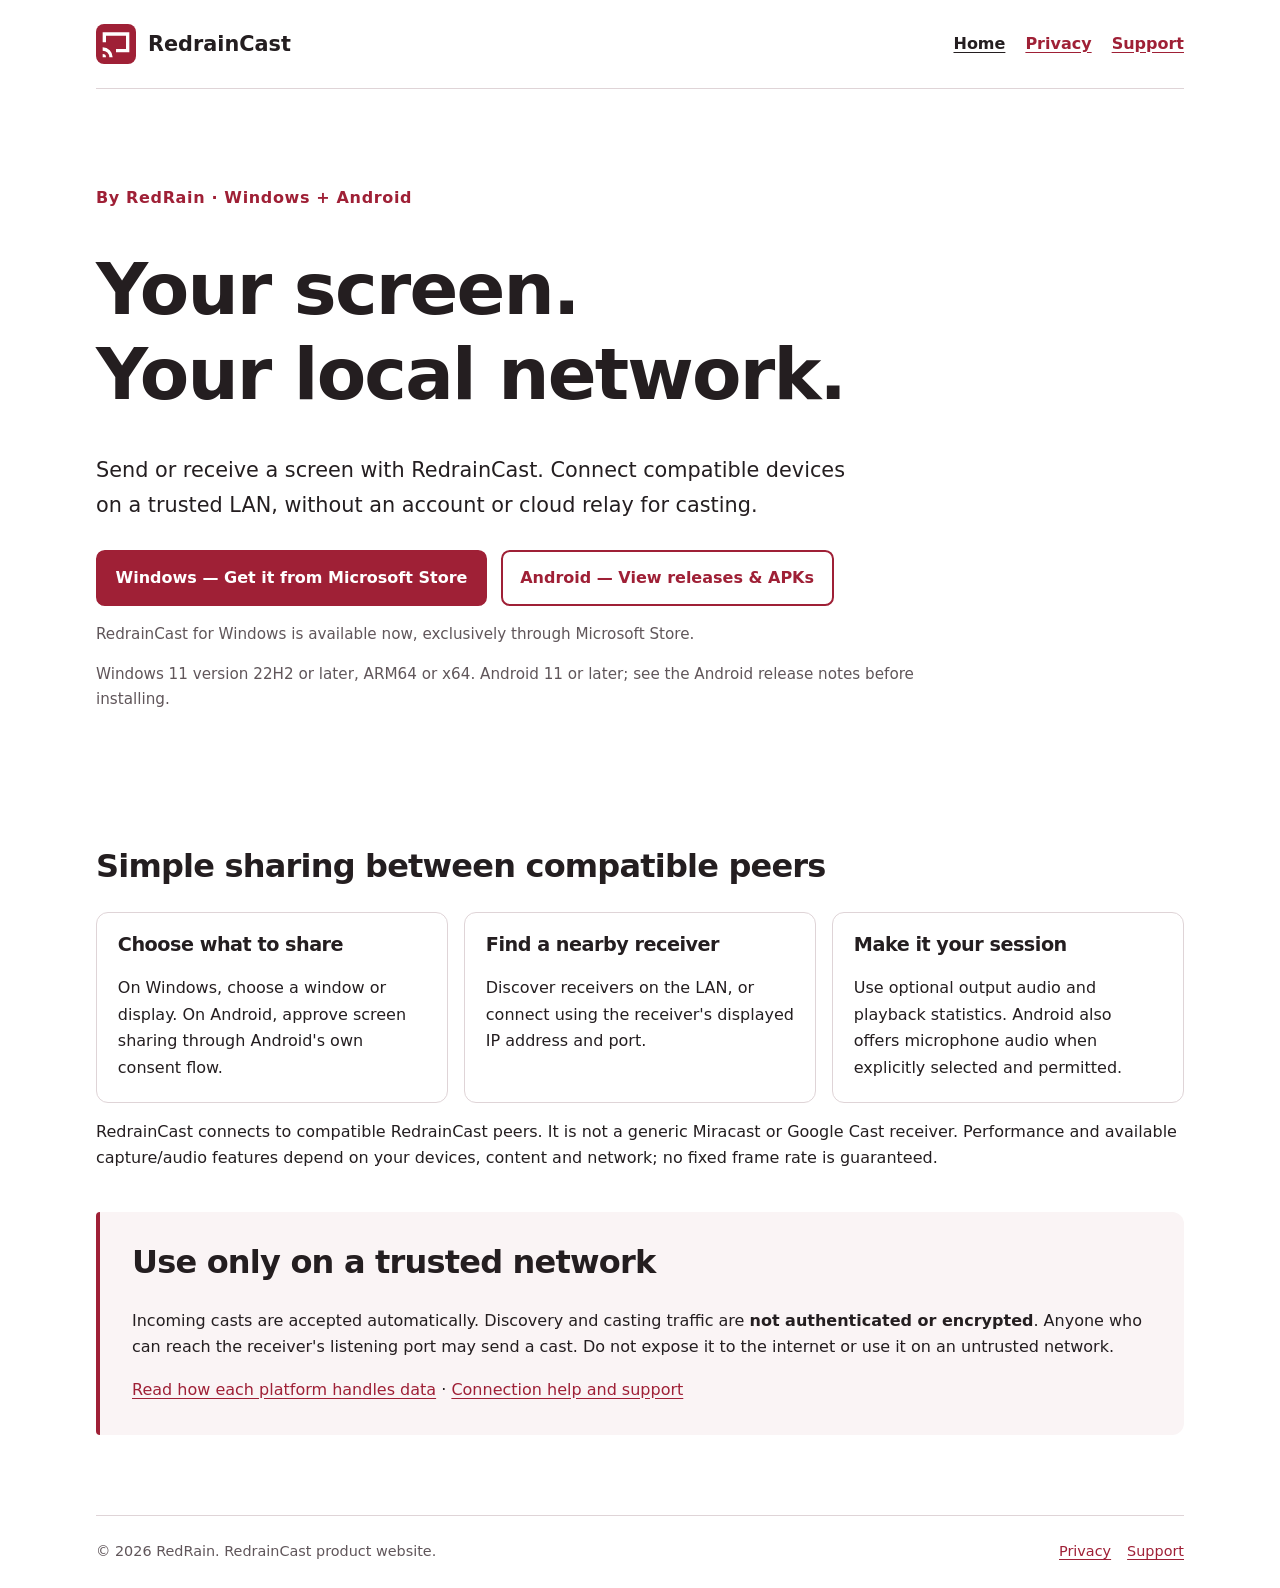
<file: index.html>
<!doctype html>
<html lang="en">
<head>
  <meta charset="utf-8">
  <meta name="viewport" content="width=device-width, initial-scale=1">
  <meta name="description" content="RedrainCast by RedRain: share a screen across compatible Windows and Android devices on your trusted local network.">
  <meta name="theme-color" content="#9F2036">
  <title>RedrainCast — Share your screen, locally</title>
  <link rel="icon" href="assets/RedrainCast.svg" type="image/svg+xml">
  <link rel="stylesheet" href="styles.css">
</head>
<body>
  <a class="skip" href="#main">Skip to content</a>
  <header class="site-header">
    <a class="brand" href="./"><img src="assets/RedrainCast.svg" width="40" height="40" alt="">RedrainCast</a>
    <nav aria-label="Main navigation"><a href="./" aria-current="page">Home</a><a href="privacy/">Privacy</a><a href="support/">Support</a></nav>
  </header>
  <main id="main">
    <section class="hero">
      <p class="eyebrow">By RedRain · Windows + Android</p>
      <h1>Your screen.<br>Your local network.</h1>
      <p class="lead">Send or receive a screen with RedrainCast. Connect compatible devices on a trusted LAN, without an account or cloud relay for casting.</p>
      <div class="actions">
        <a class="button" href="https://apps.microsoft.com/detail/9P1153MP6R32" aria-describedby="windows-status">Windows — Get it from Microsoft Store</a>
        <a class="button secondary" href="https://github.com/arisewanggithub/RedrainCast-Android/releases">Android — View releases &amp; APKs</a>
      </div>
      <p id="windows-status" class="note">RedrainCast for Windows is available now, exclusively through Microsoft Store.</p>
      <p class="note">Windows 11 version 22H2 or later, ARM64 or x64. Android 11 or later; see the Android release notes before installing.</p>
    </section>
    <section aria-labelledby="features">
      <h2 id="features">Simple sharing between compatible peers</h2>
      <div class="cards">
        <article class="card"><h3>Choose what to share</h3><p>On Windows, choose a window or display. On Android, approve screen sharing through Android's own consent flow.</p></article>
        <article class="card"><h3>Find a nearby receiver</h3><p>Discover receivers on the LAN, or connect using the receiver's displayed IP address and port.</p></article>
        <article class="card"><h3>Make it your session</h3><p>Use optional output audio and playback statistics. Android also offers microphone audio when explicitly selected and permitted.</p></article>
      </div>
      <p>RedrainCast connects to compatible RedrainCast peers. It is not a generic Miracast or Google Cast receiver. Performance and available capture/audio features depend on your devices, content and network; no fixed frame rate is guaranteed.</p>
    </section>
    <aside class="notice" aria-labelledby="trust">
      <h2 id="trust">Use only on a trusted network</h2>
      <p>Incoming casts are accepted automatically. Discovery and casting traffic are <strong>not authenticated or encrypted</strong>. Anyone who can reach the receiver's listening port may send a cast. Do not expose it to the internet or use it on an untrusted network.</p>
      <p><a href="privacy/">Read how each platform handles data</a> · <a href="support/">Connection help and support</a></p>
    </aside>
  </main>
  <footer><p>© 2026 RedRain. RedrainCast product website.</p><a href="privacy/">Privacy</a><a href="support/">Support</a></footer>
</body>
</html>
</file>
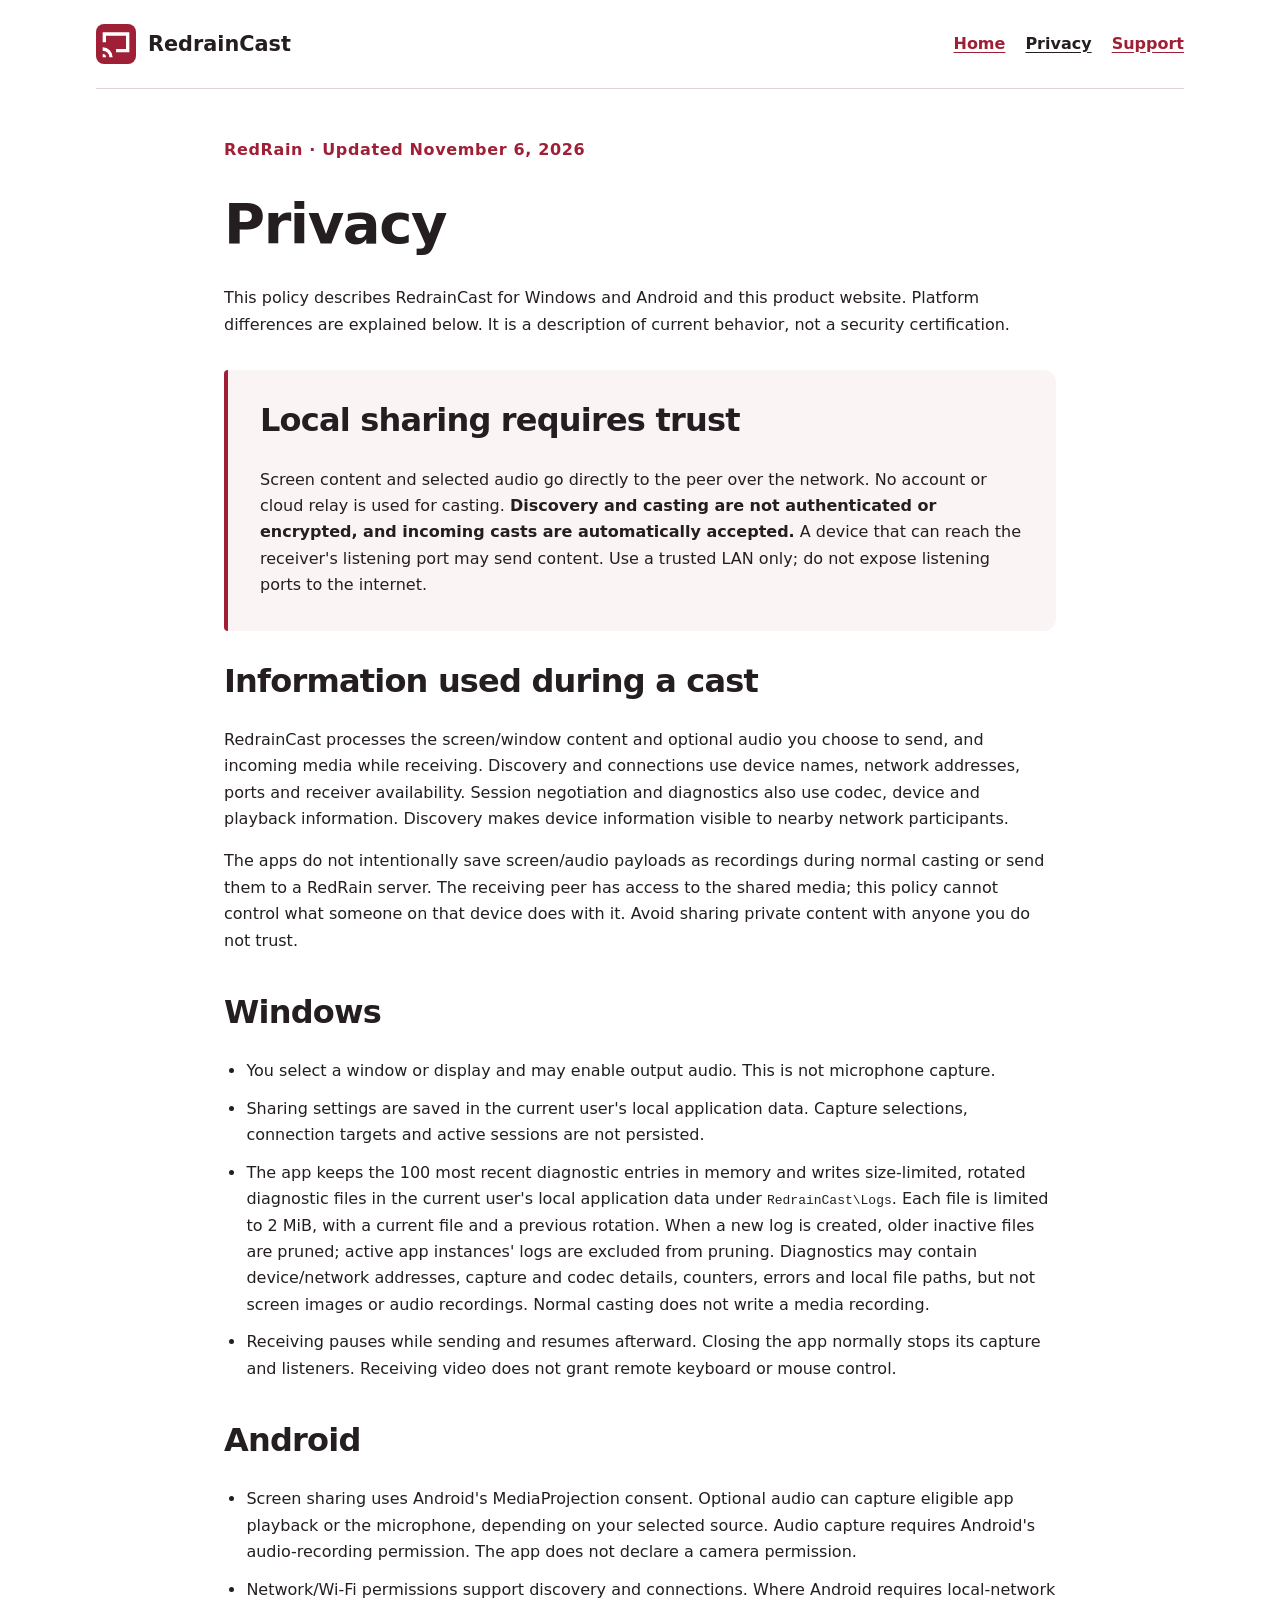
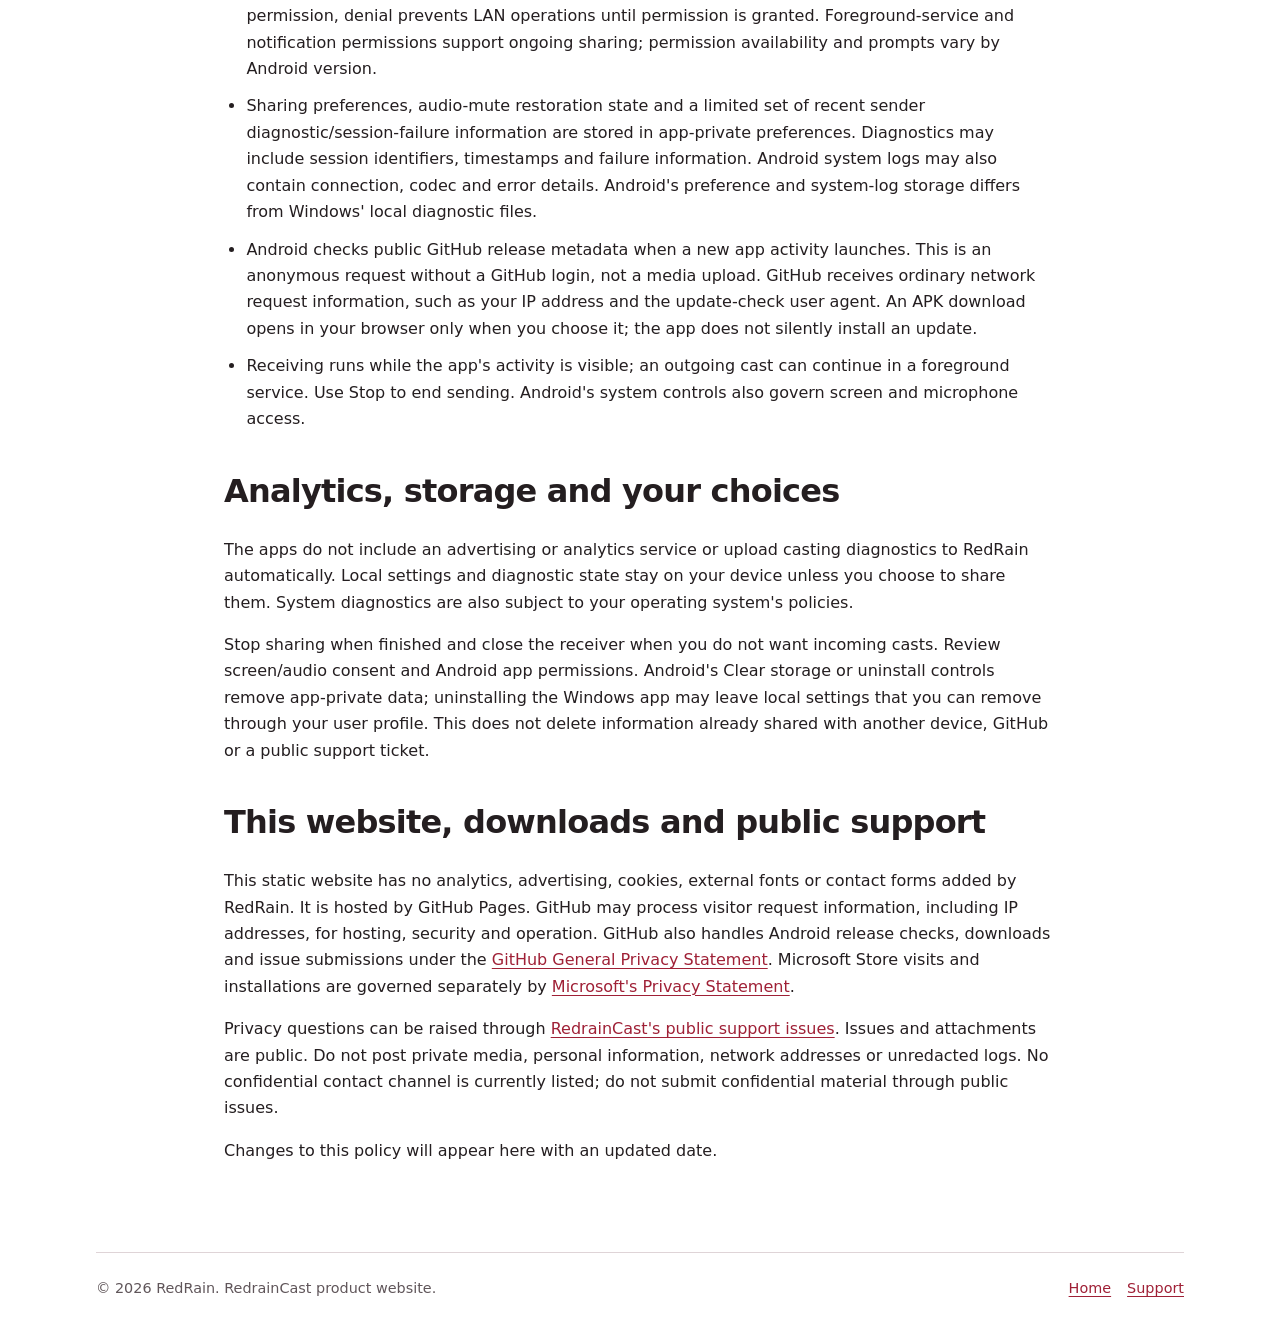
<file: privacy/index.html>
<!doctype html>
<html lang="en">
<head>
  <meta charset="utf-8">
  <meta name="viewport" content="width=device-width, initial-scale=1">
  <meta name="description" content="How RedrainCast for Windows and Android handles screen sharing, permissions, local settings, diagnostics and network requests.">
  <meta name="theme-color" content="#9F2036">
  <title>Privacy — RedrainCast</title>
  <link rel="icon" href="../assets/RedrainCast.svg" type="image/svg+xml">
  <link rel="stylesheet" href="../styles.css">
</head>
<body>
  <a class="skip" href="#main">Skip to content</a>
  <header class="site-header">
    <a class="brand" href="../"><img src="../assets/RedrainCast.svg" width="40" height="40" alt="">RedrainCast</a>
    <nav aria-label="Main navigation"><a href="../">Home</a><a href="./" aria-current="page">Privacy</a><a href="../support/">Support</a></nav>
  </header>
  <main id="main" class="document">
    <p class="eyebrow">RedRain · Updated November 6, 2026</p>
    <h1>Privacy</h1>
    <p>This policy describes RedrainCast for Windows and Android and this product website. Platform differences are explained below. It is a description of current behavior, not a security certification.</p>
    <section class="notice" aria-labelledby="local-trust">
      <h2 id="local-trust">Local sharing requires trust</h2>
      <p>Screen content and selected audio go directly to the peer over the network. No account or cloud relay is used for casting. <strong>Discovery and casting are not authenticated or encrypted, and incoming casts are automatically accepted.</strong> A device that can reach the receiver's listening port may send content. Use a trusted LAN only; do not expose listening ports to the internet.</p>
    </section>
    <section>
      <h2>Information used during a cast</h2>
      <p>RedrainCast processes the screen/window content and optional audio you choose to send, and incoming media while receiving. Discovery and connections use device names, network addresses, ports and receiver availability. Session negotiation and diagnostics also use codec, device and playback information. Discovery makes device information visible to nearby network participants.</p>
      <p>The apps do not intentionally save screen/audio payloads as recordings during normal casting or send them to a RedRain server. The receiving peer has access to the shared media; this policy cannot control what someone on that device does with it. Avoid sharing private content with anyone you do not trust.</p>
    </section>
    <section>
      <h2>Windows</h2>
      <ul>
        <li>You select a window or display and may enable output audio. This is not microphone capture.</li>
        <li>Sharing settings are saved in the current user's local application data. Capture selections, connection targets and active sessions are not persisted.</li>
        <li>The app keeps the 100 most recent diagnostic entries in memory and writes size-limited, rotated diagnostic files in the current user's local application data under <code>RedrainCast\Logs</code>. Each file is limited to 2 MiB, with a current file and a previous rotation. When a new log is created, older inactive files are pruned; active app instances' logs are excluded from pruning. Diagnostics may contain device/network addresses, capture and codec details, counters, errors and local file paths, but not screen images or audio recordings. Normal casting does not write a media recording.</li>
        <li>Receiving pauses while sending and resumes afterward. Closing the app normally stops its capture and listeners. Receiving video does not grant remote keyboard or mouse control.</li>
      </ul>
    </section>
    <section>
      <h2>Android</h2>
      <ul>
        <li>Screen sharing uses Android's MediaProjection consent. Optional audio can capture eligible app playback or the microphone, depending on your selected source. Audio capture requires Android's audio-recording permission. The app does not declare a camera permission.</li>
        <li>Network/Wi-Fi permissions support discovery and connections. Where Android requires local-network permission, denial prevents LAN operations until permission is granted. Foreground-service and notification permissions support ongoing sharing; permission availability and prompts vary by Android version.</li>
        <li>Sharing preferences, audio-mute restoration state and a limited set of recent sender diagnostic/session-failure information are stored in app-private preferences. Diagnostics may include session identifiers, timestamps and failure information. Android system logs may also contain connection, codec and error details. Android's preference and system-log storage differs from Windows' local diagnostic files.</li>
        <li>Android checks public GitHub release metadata when a new app activity launches. This is an anonymous request without a GitHub login, not a media upload. GitHub receives ordinary network request information, such as your IP address and the update-check user agent. An APK download opens in your browser only when you choose it; the app does not silently install an update.</li>
        <li>Receiving runs while the app's activity is visible; an outgoing cast can continue in a foreground service. Use Stop to end sending. Android's system controls also govern screen and microphone access.</li>
      </ul>
    </section>
    <section>
      <h2>Analytics, storage and your choices</h2>
      <p>The apps do not include an advertising or analytics service or upload casting diagnostics to RedRain automatically. Local settings and diagnostic state stay on your device unless you choose to share them. System diagnostics are also subject to your operating system's policies.</p>
      <p>Stop sharing when finished and close the receiver when you do not want incoming casts. Review screen/audio consent and Android app permissions. Android's Clear storage or uninstall controls remove app-private data; uninstalling the Windows app may leave local settings that you can remove through your user profile. This does not delete information already shared with another device, GitHub or a public support ticket.</p>
    </section>
    <section>
      <h2>This website, downloads and public support</h2>
      <p>This static website has no analytics, advertising, cookies, external fonts or contact forms added by RedRain. It is hosted by GitHub Pages. GitHub may process visitor request information, including IP addresses, for hosting, security and operation. GitHub also handles Android release checks, downloads and issue submissions under the <a href="https://docs.github.com/en/site-policy/privacy-policies/github-general-privacy-statement">GitHub General Privacy Statement</a>. Microsoft Store visits and installations are governed separately by <a href="https://privacy.microsoft.com/privacystatement">Microsoft's Privacy Statement</a>.</p>
      <p>Privacy questions can be raised through <a href="https://github.com/arisewanggithub/RedrainCast/issues">RedrainCast's public support issues</a>. Issues and attachments are public. Do not post private media, personal information, network addresses or unredacted logs. No confidential contact channel is currently listed; do not submit confidential material through public issues.</p>
      <p>Changes to this policy will appear here with an updated date.</p>
    </section>
  </main>
  <footer><p>© 2026 RedRain. RedrainCast product website.</p><a href="../">Home</a><a href="../support/">Support</a></footer>
</body>
</html>
</file>
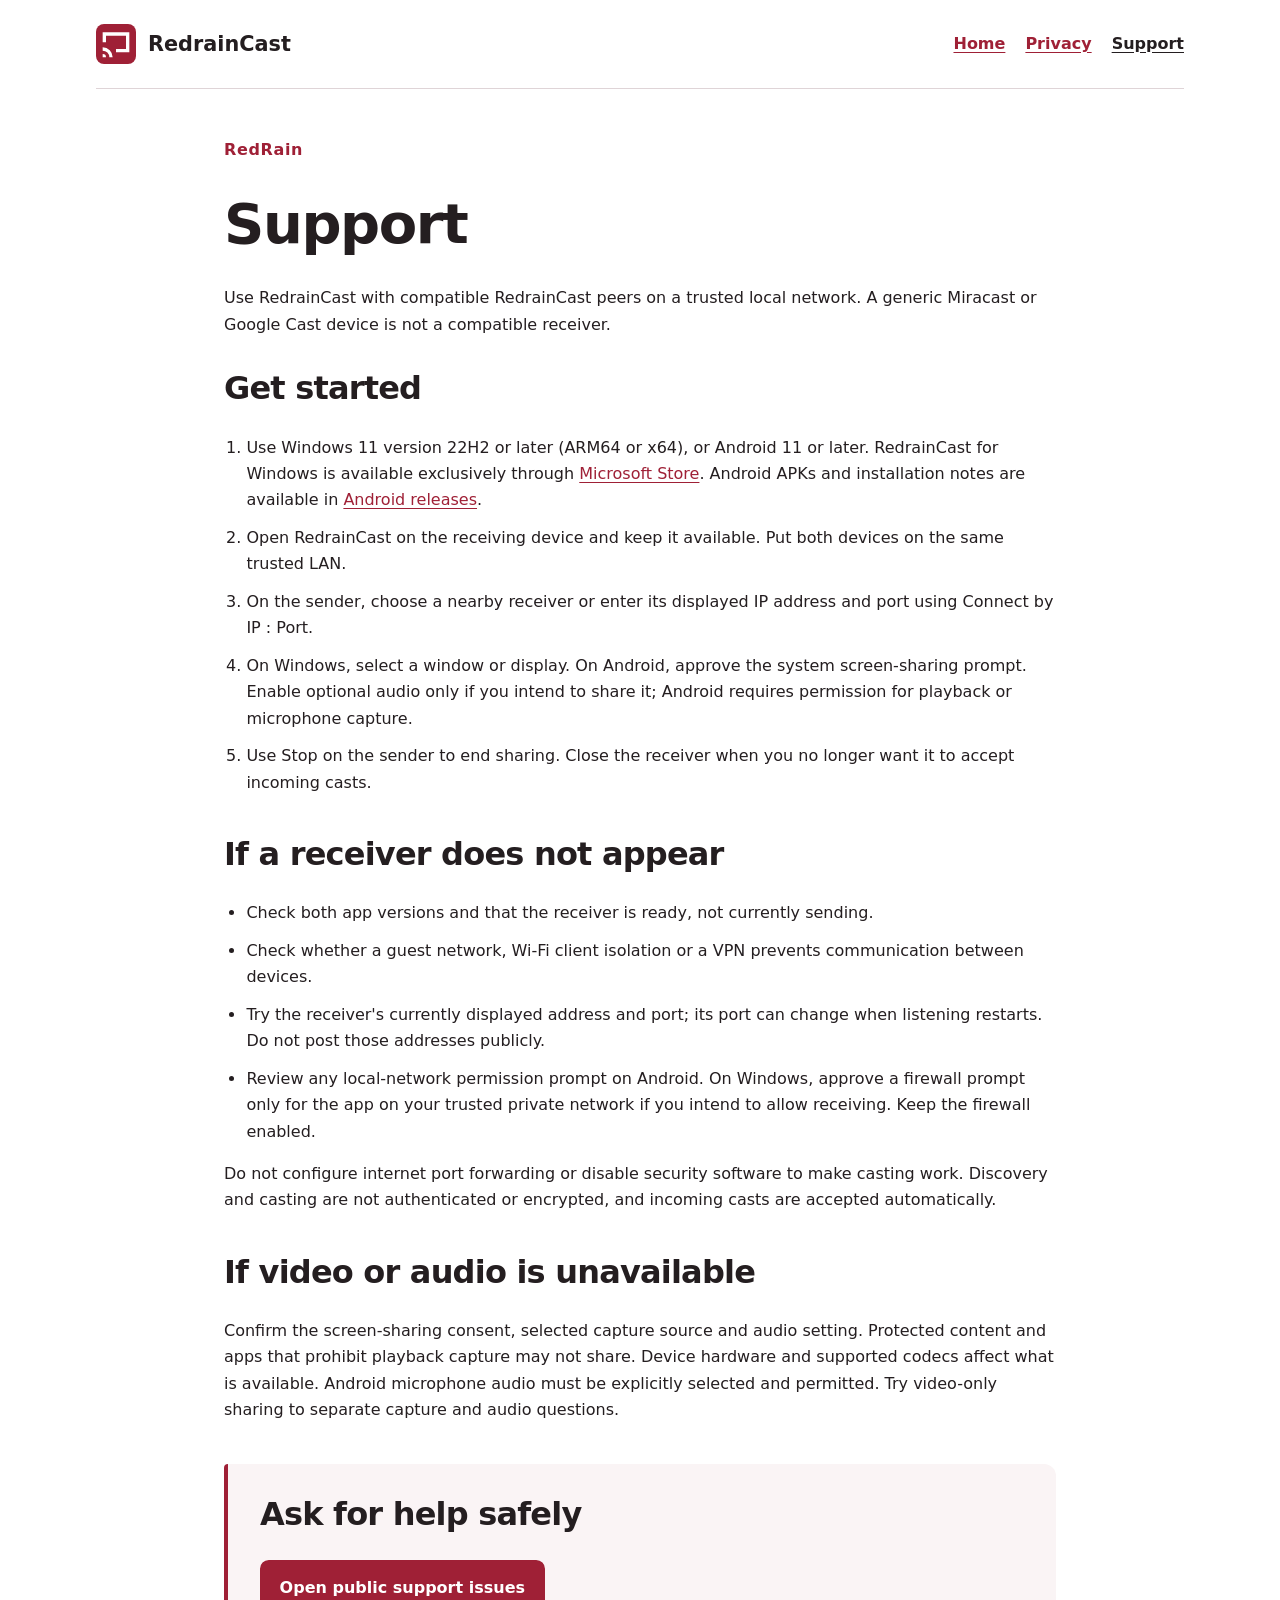
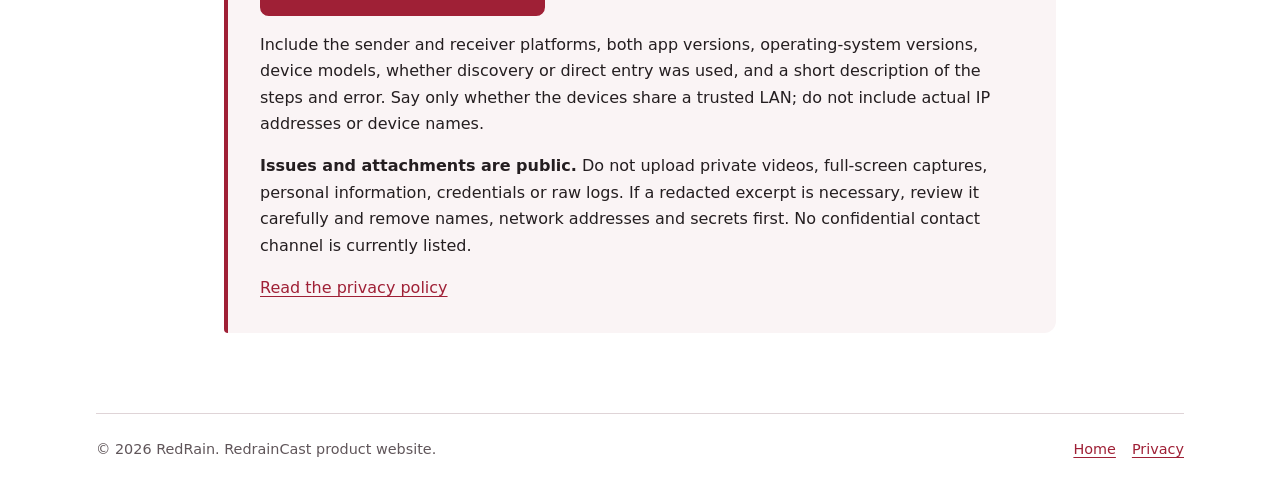
<file: support/index.html>
<!doctype html>
<html lang="en">
<head>
  <meta charset="utf-8">
  <meta name="viewport" content="width=device-width, initial-scale=1">
  <meta name="description" content="Get started with RedrainCast, troubleshoot local connections and request public support safely.">
  <meta name="theme-color" content="#9F2036">
  <title>Support — RedrainCast</title>
  <link rel="icon" href="../assets/RedrainCast.svg" type="image/svg+xml">
  <link rel="stylesheet" href="../styles.css">
</head>
<body>
  <a class="skip" href="#main">Skip to content</a>
  <header class="site-header">
    <a class="brand" href="../"><img src="../assets/RedrainCast.svg" width="40" height="40" alt="">RedrainCast</a>
    <nav aria-label="Main navigation"><a href="../">Home</a><a href="../privacy/">Privacy</a><a href="./" aria-current="page">Support</a></nav>
  </header>
  <main id="main" class="document">
    <p class="eyebrow">RedRain</p>
    <h1>Support</h1>
    <p>Use RedrainCast with compatible RedrainCast peers on a trusted local network. A generic Miracast or Google Cast device is not a compatible receiver.</p>
    <section>
      <h2>Get started</h2>
      <ol>
        <li>Use Windows 11 version 22H2 or later (ARM64 or x64), or Android 11 or later. RedrainCast for Windows is available exclusively through <a href="https://apps.microsoft.com/detail/9P1153MP6R32">Microsoft Store</a>. Android APKs and installation notes are available in <a href="https://github.com/arisewanggithub/RedrainCast-Android/releases">Android releases</a>.</li>
        <li>Open RedrainCast on the receiving device and keep it available. Put both devices on the same trusted LAN.</li>
        <li>On the sender, choose a nearby receiver or enter its displayed IP address and port using Connect by IP : Port.</li>
        <li>On Windows, select a window or display. On Android, approve the system screen-sharing prompt. Enable optional audio only if you intend to share it; Android requires permission for playback or microphone capture.</li>
        <li>Use Stop on the sender to end sharing. Close the receiver when you no longer want it to accept incoming casts.</li>
      </ol>
    </section>
    <section>
      <h2>If a receiver does not appear</h2>
      <ul>
        <li>Check both app versions and that the receiver is ready, not currently sending.</li>
        <li>Check whether a guest network, Wi-Fi client isolation or a VPN prevents communication between devices.</li>
        <li>Try the receiver's currently displayed address and port; its port can change when listening restarts. Do not post those addresses publicly.</li>
        <li>Review any local-network permission prompt on Android. On Windows, approve a firewall prompt only for the app on your trusted private network if you intend to allow receiving. Keep the firewall enabled.</li>
      </ul>
      <p>Do not configure internet port forwarding or disable security software to make casting work. Discovery and casting are not authenticated or encrypted, and incoming casts are accepted automatically.</p>
    </section>
    <section>
      <h2>If video or audio is unavailable</h2>
      <p>Confirm the screen-sharing consent, selected capture source and audio setting. Protected content and apps that prohibit playback capture may not share. Device hardware and supported codecs affect what is available. Android microphone audio must be explicitly selected and permitted. Try video-only sharing to separate capture and audio questions.</p>
    </section>
    <section class="notice" aria-labelledby="ask">
      <h2 id="ask">Ask for help safely</h2>
      <p><a class="button" href="https://github.com/arisewanggithub/RedrainCast/issues">Open public support issues</a></p>
      <p>Include the sender and receiver platforms, both app versions, operating-system versions, device models, whether discovery or direct entry was used, and a short description of the steps and error. Say only whether the devices share a trusted LAN; do not include actual IP addresses or device names.</p>
      <p><strong>Issues and attachments are public.</strong> Do not upload private videos, full-screen captures, personal information, credentials or raw logs. If a redacted excerpt is necessary, review it carefully and remove names, network addresses and secrets first. No confidential contact channel is currently listed.</p>
      <p><a href="../privacy/">Read the privacy policy</a></p>
    </section>
  </main>
  <footer><p>© 2026 RedRain. RedrainCast product website.</p><a href="../">Home</a><a href="../privacy/">Privacy</a></footer>
</body>
</html>
</file>
<file: styles.css>
:root {
  color-scheme: light;
  --brand: #9f2036;
  --ink: #241e20;
  --muted: #60565a;
  --line: #dfd4d7;
  --soft: #faf4f5;
  font-family: system-ui, -apple-system, "Segoe UI", sans-serif;
  line-height: 1.65;
  color: var(--ink);
  background: #fff;
}
* { box-sizing: border-box; }
body { margin: 0; }
a { color: var(--brand); text-underline-offset: .2em; overflow-wrap: anywhere; }
a:hover { text-decoration-thickness: .15em; }
a:focus-visible { outline: 3px solid var(--brand); outline-offset: 5px; }
.skip { position: absolute; top: -5rem; left: 1rem; padding: .6rem 1rem; background: #fff; z-index: 1; }
.skip:focus { top: 1rem; }
.site-header, main, footer { width: min(100% - 2.5rem, 68rem); margin-inline: auto; }
.site-header { display: flex; flex-wrap: wrap; align-items: center; justify-content: space-between; gap: 1rem; padding-block: 1.5rem; border-bottom: 1px solid var(--line); }
.brand { display: inline-flex; gap: .75rem; align-items: center; font-weight: 750; font-size: 1.3rem; text-decoration: none; color: var(--ink); }
.brand img { border-radius: .5rem; flex-shrink: 0; }
nav { display: flex; flex-wrap: wrap; gap: 1.25rem; }
nav a { font-weight: 600; }
nav a[aria-current="page"] { color: var(--ink); }
main { padding-bottom: 3rem; }
.hero { padding-block: clamp(2.5rem, 7vw, 5rem); max-width: 55rem; }
.eyebrow { color: var(--brand); font-weight: 700; letter-spacing: .04em; }
h1, h2, h3 { line-height: 1.18; letter-spacing: -.025em; overflow-wrap: anywhere; }
h1 { font-size: clamp(2.25rem, 7vw, 4.5rem); margin-block: .5em; }
h2 { font-size: clamp(1.5rem, 4vw, 2rem); margin-top: 0; }
h3 { font-size: 1.2rem; }
.lead { font-size: clamp(1.1rem, 3vw, 1.3rem); max-width: 47rem; }
.actions { display: flex; flex-wrap: wrap; gap: .85rem; margin-block: 1.75rem 1rem; }
.button { display: inline-block; padding: .8rem 1.1rem; border: 2px solid var(--brand); border-radius: .55rem; background: var(--brand); color: #fff; font-weight: 650; text-decoration: none; text-align: center; max-width: 100%; }
.button:hover { background: #7d192a; border-color: #7d192a; }
.button.secondary { background: #fff; color: var(--brand); }
.button.secondary:hover { background: var(--soft); }
.note { font-size: .95rem; color: var(--muted); }
section { margin-bottom: 2.5rem; }
.cards { display: grid; grid-template-columns: repeat(auto-fit, minmax(min(100%, 16rem), 1fr)); gap: 1rem; }
.card { padding: 1.3rem; border: 1px solid var(--line); border-radius: .75rem; }
.card h3 { margin-top: 0; }
.card p { margin-bottom: 0; }
.notice { background: var(--soft); border-left: .3rem solid var(--brand); padding: clamp(1rem, 3vw, 2rem); border-radius: .25rem .75rem .75rem .25rem; margin-block: 2rem; }
.notice p:last-child { margin-bottom: 0; }
.document { max-width: 52rem; padding-top: 2rem; }
.document h1 { font-size: clamp(2.25rem, 6vw, 3.5rem); }
.document section { margin-top: 2rem; }
li { margin-block: .7rem; }
ul, ol { padding-left: 1.4rem; }
footer { display: flex; flex-wrap: wrap; align-items: center; gap: 1rem; padding-block: 1.5rem; border-top: 1px solid var(--line); font-size: .9rem; color: var(--muted); }
footer p { flex: 1 1 18rem; margin: 0; }
@media (max-width: 24rem) {
  .site-header, main, footer { width: calc(100% - 2rem); }
  nav { gap: 1rem; }
  .actions .button { width: 100%; }
}
@media (prefers-reduced-motion: no-preference) {
  .button { transition: background-color .15s ease; }
}
</file>
